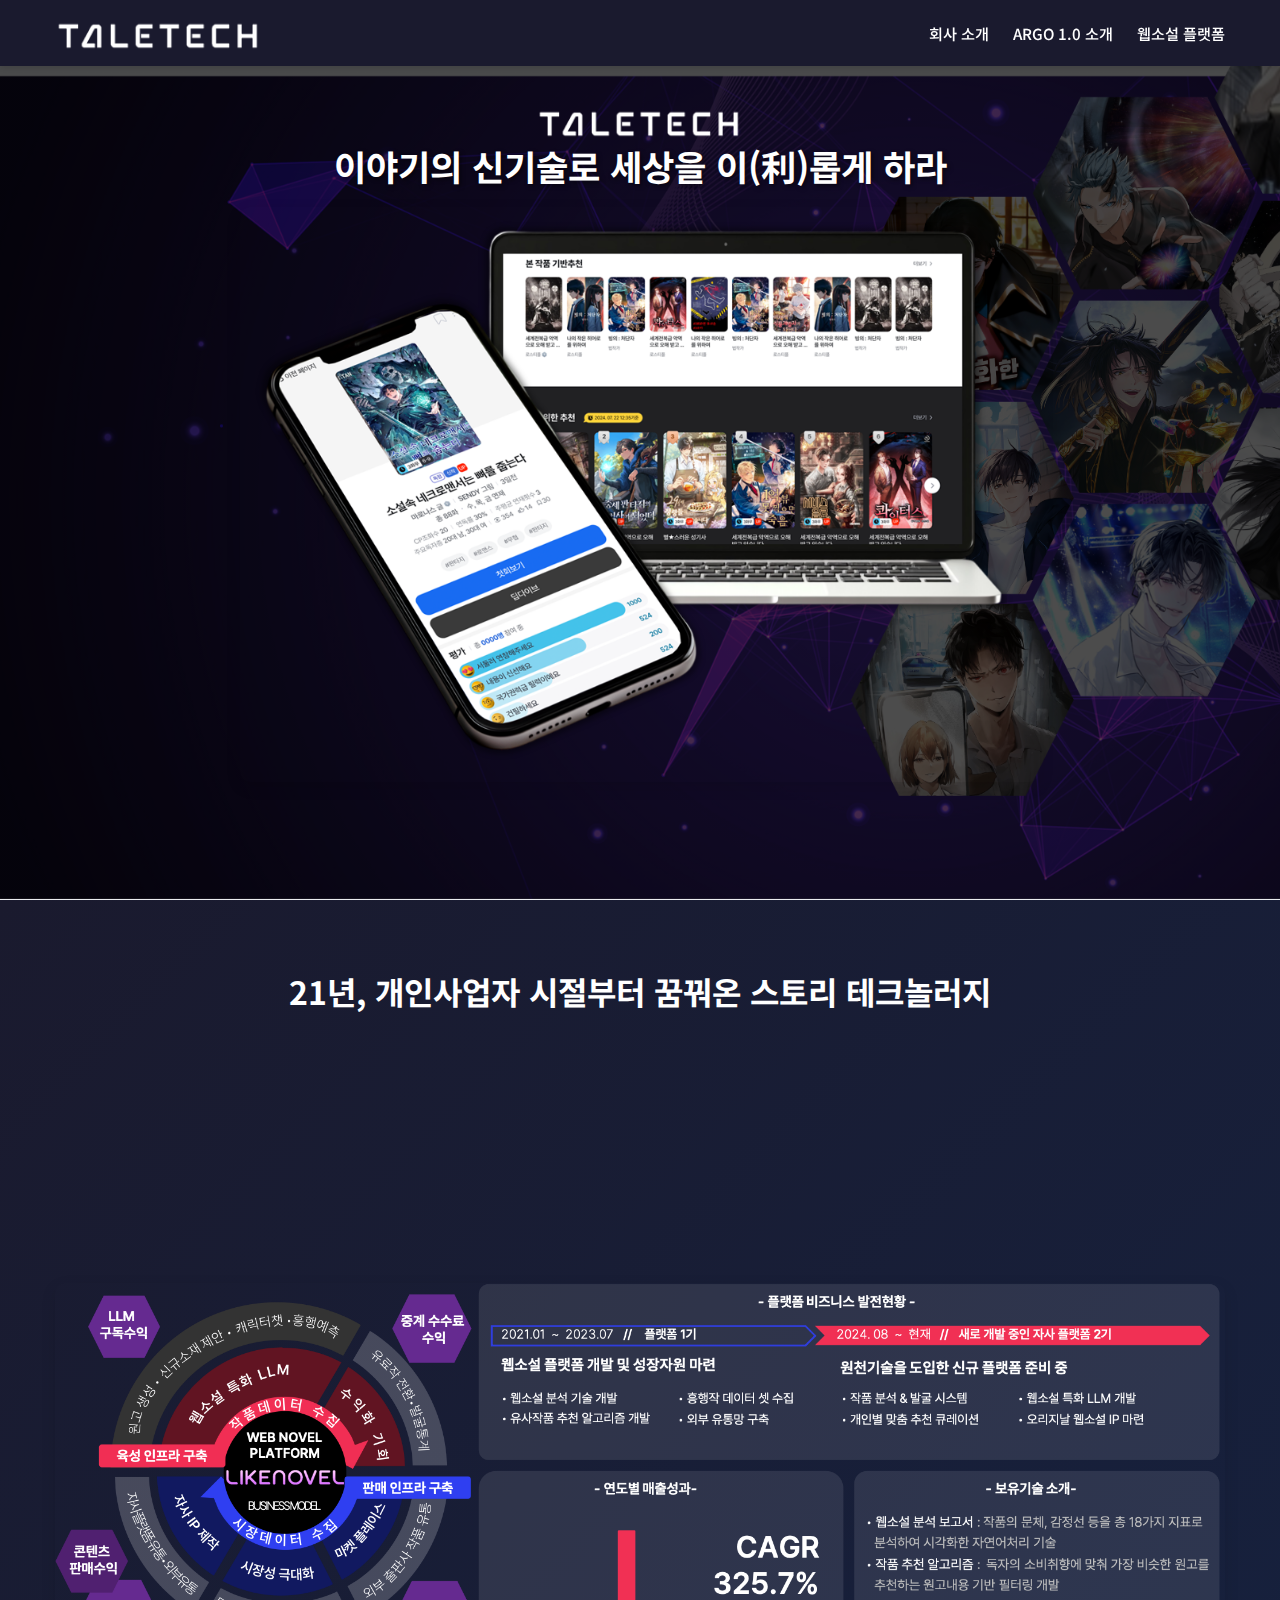
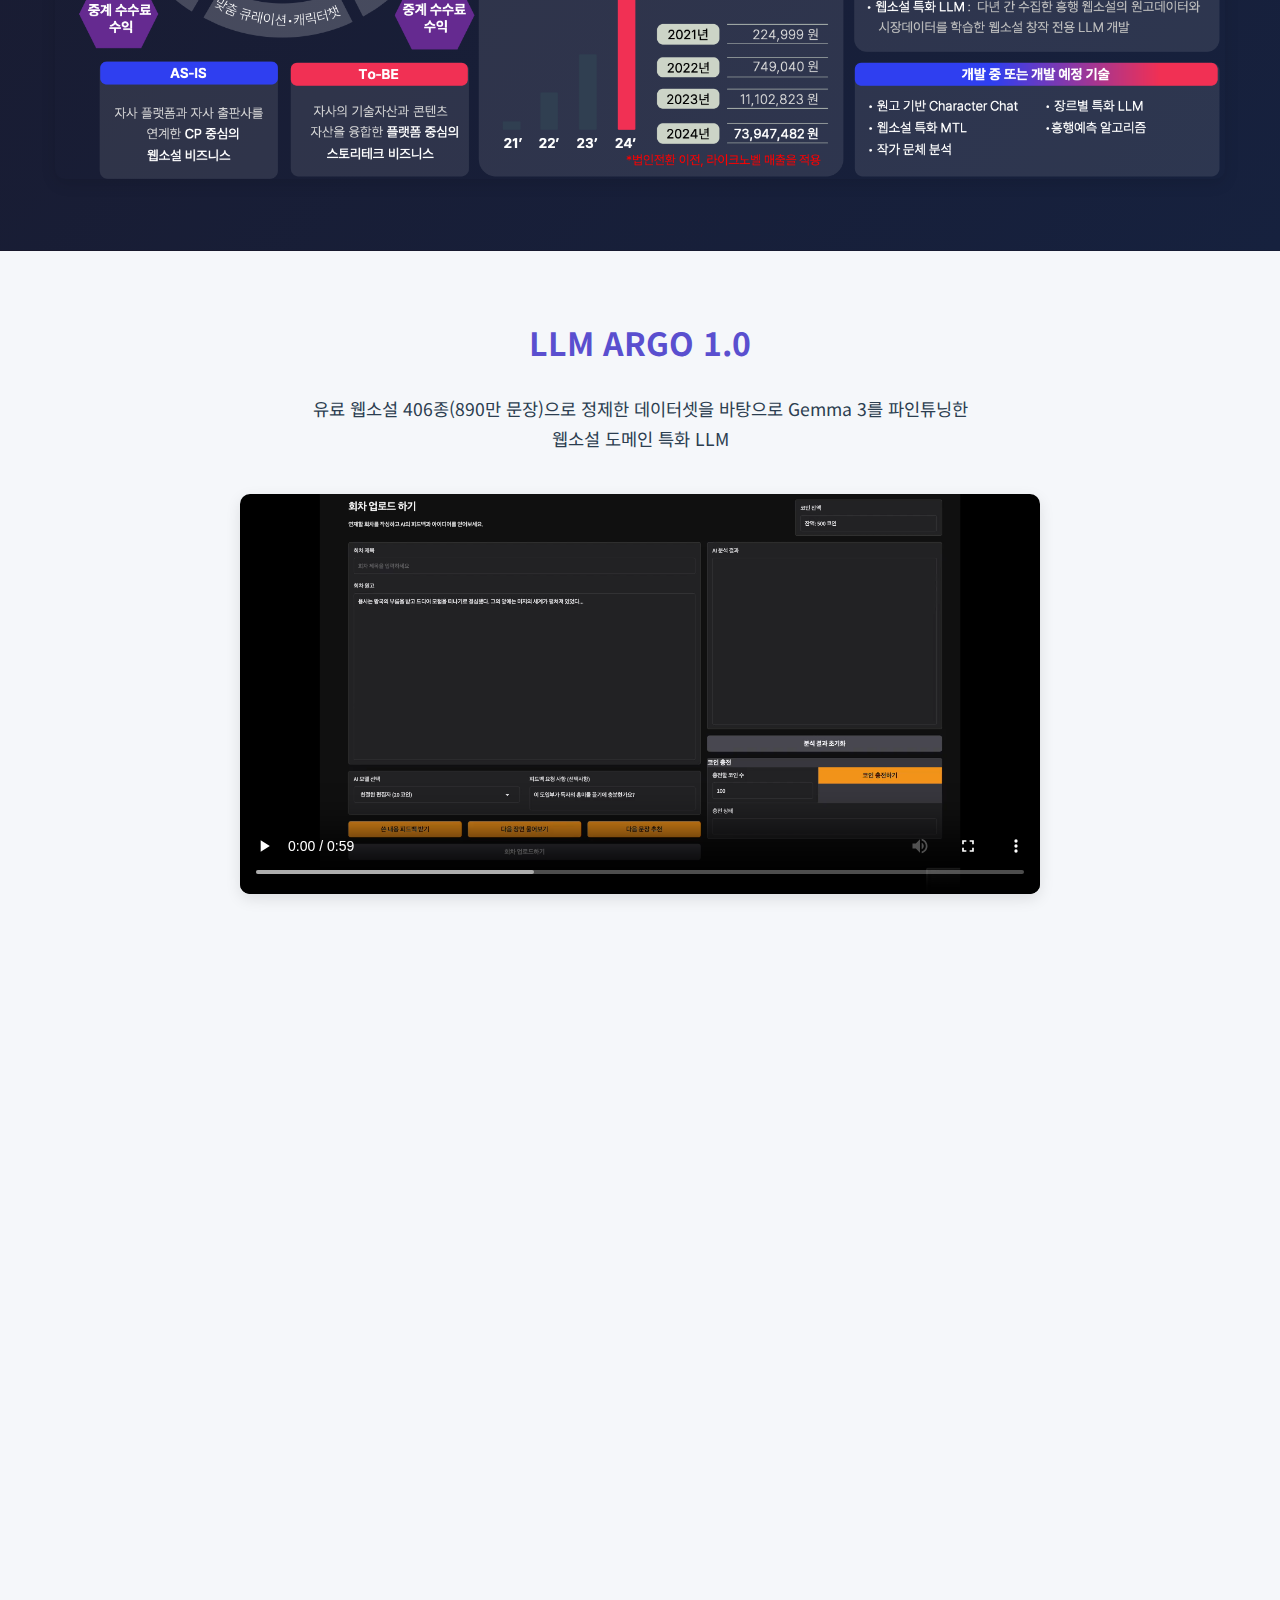
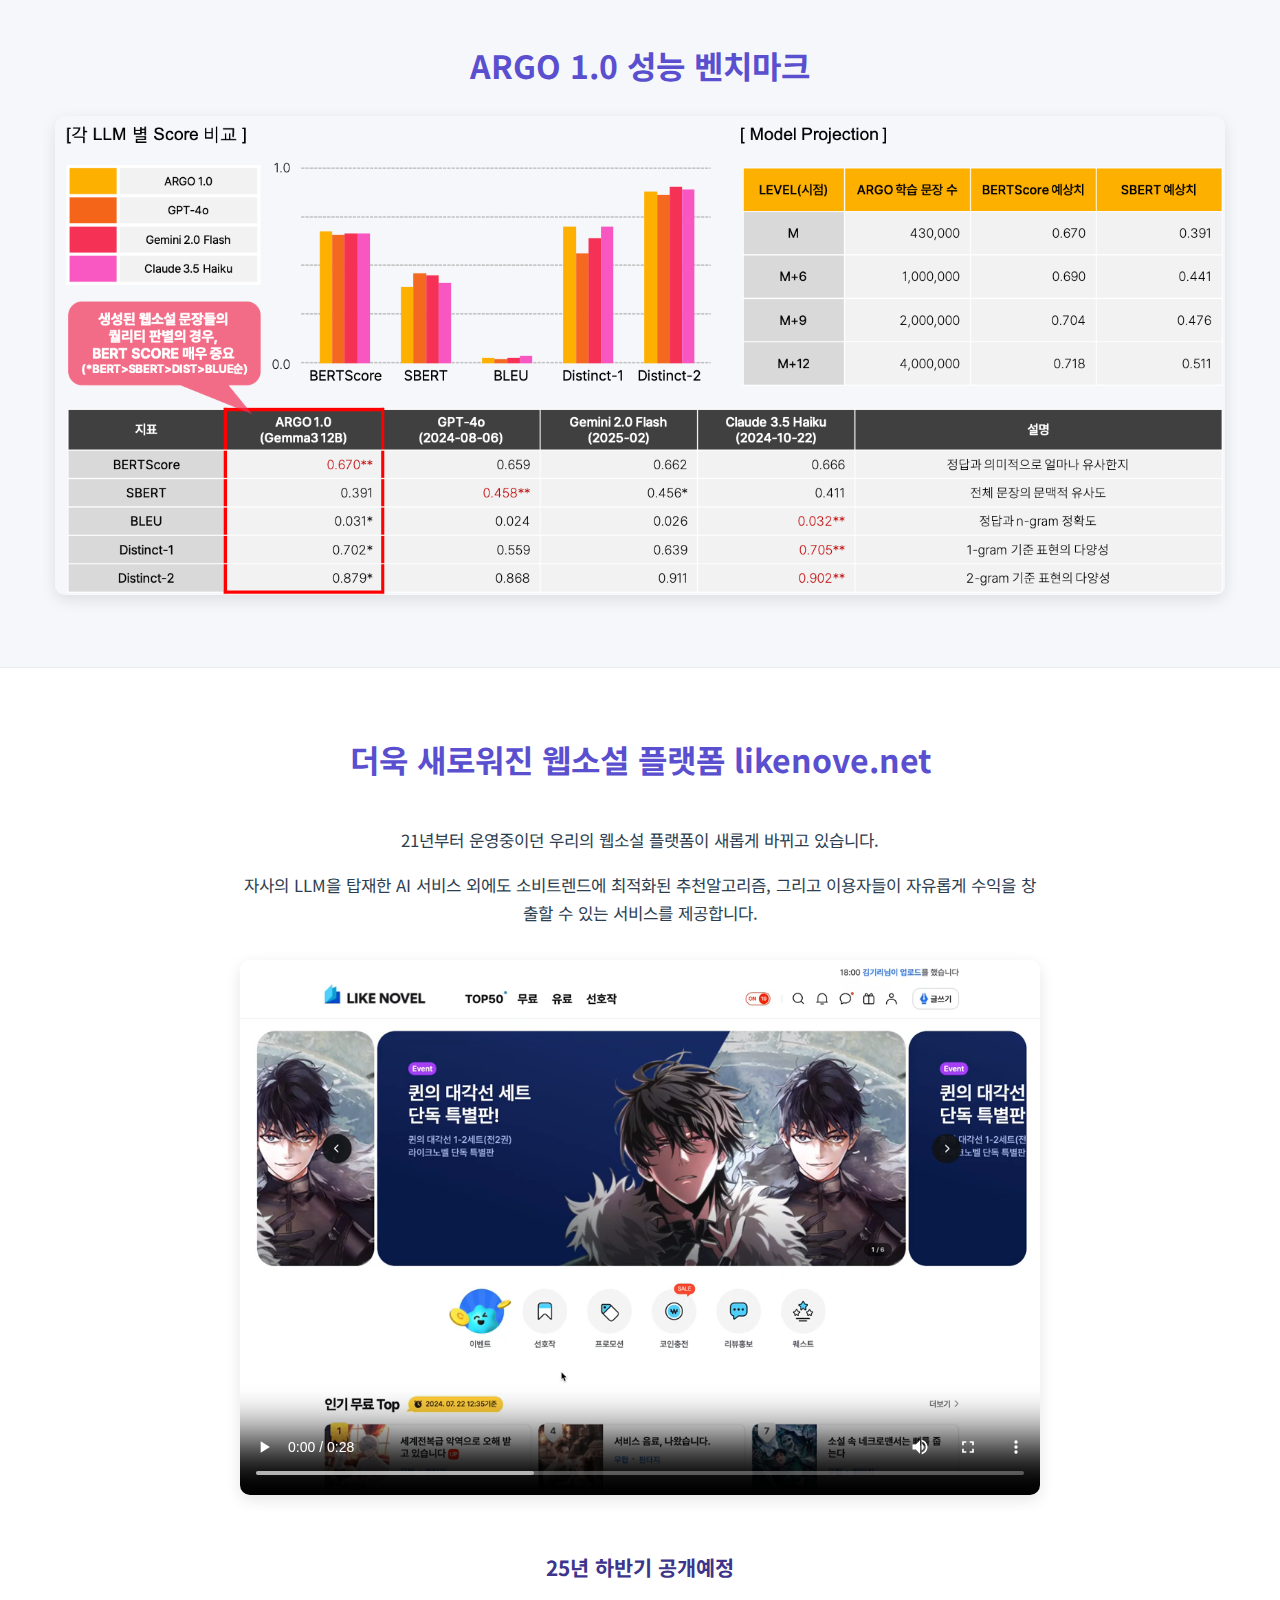
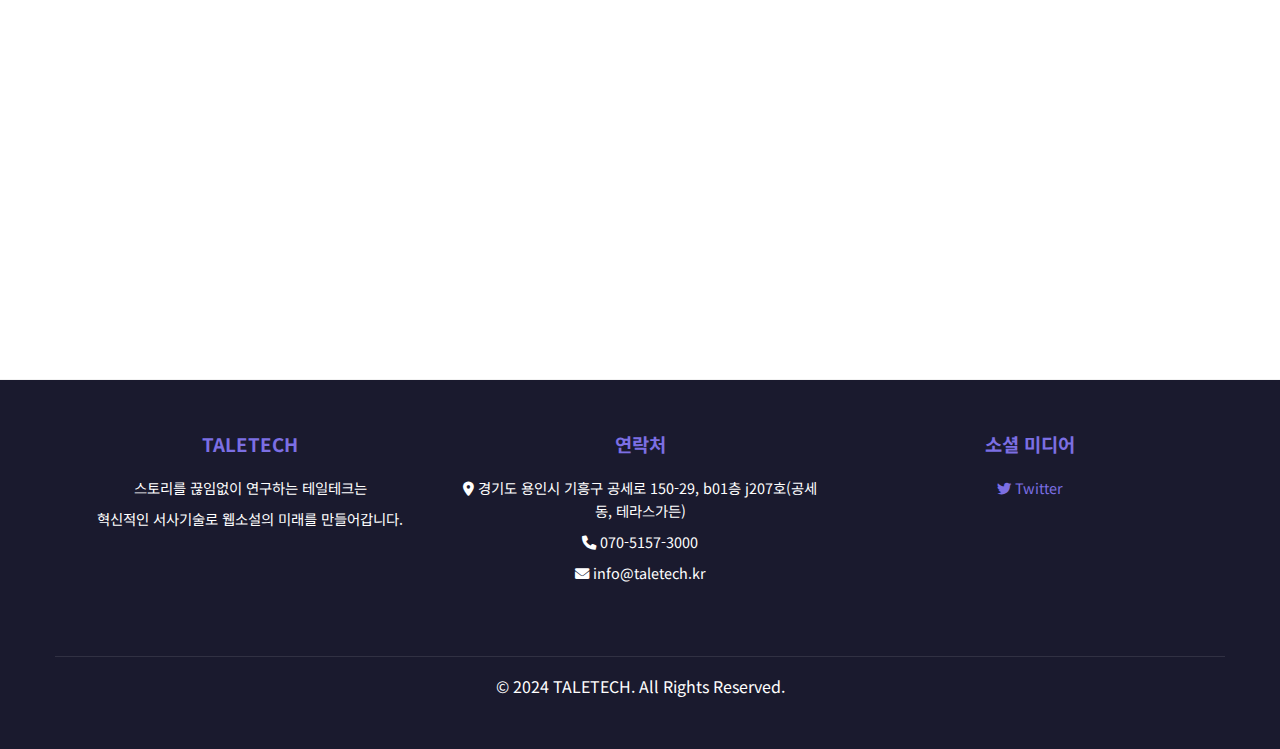
<file: index.html>
<!DOCTYPE html>
<html lang="ko">
<head>
    <meta charset="UTF-8">
    <meta name="viewport" content="width=device-width, initial-scale=1.0">
    <meta name="robots" content="noindex, nofollow">
    <meta name="googlebot" content="noindex, nofollow">
    <meta name="bingbot" content="noindex, nofollow">
    <meta name="robots" content="noarchive">
    <title>TALETECH - 웹소설 특화 LLM 연구 기업</title>
    <link rel="stylesheet" href="css/style.css">
    <link href="https://fonts.googleapis.com/css2?family=Noto+Sans+KR:wght@300;400;500;700&display=swap" rel="stylesheet">
    <link rel="stylesheet" href="https://cdnjs.cloudflare.com/ajax/libs/font-awesome/6.0.0-beta3/css/all.min.css">
</head>

<body>
    <!-- 헤더 섹션 -->
    <header>
        <div class="container header-container">
            <div class="logo">
                <a href="#"><img src="images/new/logo.png" alt="TALETECH 로고"></a>
            </div>
            <div class="menu-toggle">
                <i class="fas fa-bars"></i>
            </div>
            <nav>
                <ul>
                    <li><a href="#about">회사 소개</a></li>
                    <li><a href="#technology">ARGO 1.0 소개</a></li>
                    <li><a href="#platform">웹소설 플랫폼</a></li>
                </ul>
            </nav>
        </div>
    </header>

    <!-- 히어로 섹션 -->
    <section class="hero">
        <div class="container hero-content">
            <p></p>
            <div class="logo">
                <a href="#"><img src="images/new/logo.png" alt="TALETECH 로고"></a>
            </div>
            <h2>이야기의 신기술로 세상을 이(利)롭게 하라</h2>
            <div class="platform-image-container">
                <img src="images/new/platformimage.png" alt="웹소설 플랫폼 이미지" class="platform-image">
            </div>
        </div>
    </section>

    <!-- 회사 소개 섹션 -->
    <section id="about" class="about">
        <div class="container">
            <h2>21년, 개인사업자 시절부터 꿈꿔온 스토리 테크놀러지</h2>
            <div class="about-content">
                <div class="about-text scroll-animation">
                    <p>2021년, 라이크노벨이라는 개인사업자로 시작한 우리는 출판사와 웹소설 플랫폼을 동시에 운영해왔습니다.</p>
                    <p>웹소설의 서사적인 특징과 가치를 계량할 수 있는 작품분석 보고서를 개발하였으며,</p>
                    <p>이를 시작으로 웹소설 도메인에 특화된 도메인 LLM ARGO 1.0을 개발하는 데 성공하였습니다.</p>
                    <p>최근 테일테크라는 신규법인을 설립하여 본격적으로 LLM과 플랫폼을 융합한 스토리 테크기업으로 변화하고자 합니다.</p>
                </div>
               
            </div>
            <div class="business-model-section">
                <img src="images/new/Bussinessmodel.png" alt="비즈니스 모델" class="business-model-image">
            </div>
        </div>
    </section>

    <!-- 기술 소개 섹션 -->
    <section id="technology" class="technology">
        <div class="container">
            <h2>LLM ARGO 1.0</h2>
            <p class="section-description">유료 웹소설 406종(890만 문장)으로 정제한 데이터셋을 바탕으로 Gemma 3를 파인튜닝한 <br>웹소설 도메인 특화 LLM</p>
            <div class="platform-video-container">
                <video controls class="platform-video">
                    <source src="images/new/llm_view.mp4" type="video/mp4">
                    브라우저가 비디오를 지원하지 않습니다.
                </video>
            </div>
            
            <div class="tech-cards">
                <!-- 첫 번째 카드: 벤치마크 (전체 너비) -->
                <div class="tech-card scroll-animation">
                    <img src="images/new/argo.png" alt="웹소설 특화 LLM">
                    <h3>- Benchmark -</h3>
                    <p>Gemma 3 12B 모델을 베이스로, 406종의 인기 웹소설 작품 LoRA Fine-tuning 성공</p>
                    <p>① 지문만 생성/대사만 생성/대사+지문조합 생성</p>
                    <p>② 초기 프로토타입으로, 추후 플랫폼&출판된 웹소설 데이터 Pretrained 학습으로 점진 개선</p>
                    <p>③ 범용모델 대비 웹소설 문장 생성 벤치마크 우수</p>
                </div>
                
                <!-- 두 번째 카드: 활용 1 (한 열) -->
                <div class="tech-card scroll-animation">
                    <h3>활용 1 다음 문장 생성 및 아이디어 제안</h3>
                    <p>작가의 창작 과정에 AI가 개입하여 스토리 집필의 생산성을 혁신적으로 증대</p>
                    <p>① 스토리 개선 및 수정</p>
                    <p>② 창의적인 영감 제공</p>
                    <p>③ 작업 효율성 향상</p>
                </div>
                
                <!-- 세 번째 카드: 활용 2 (한 열) -->
                <div class="tech-card scroll-animation">
                    <h3>활용 2 캐릭터챗</h3>
                    <p>웹소설을 학습한 LLM과의 대화는 독자가 기존에 경험할 수 없던 몰입경험을 제공</p>
                    <p>① 독자에게 개인화된 스토리 경험을 제공</p>
                    <p>② 본 작외의 스핀오프 콘텐츠를 제공하여 소비 증대</p>
                    <p>③ 소비 트렌드 관련 독자 선호 패턴 정보 수집</p>
                </div>
            </div>
            
            <div class="benchmark-section">
                <h2>ARGO 1.0 성능 벤치마크</h2>
                <img src="images/new/bench.png" alt="LLM 성능 벤치마크" class="benchmark-image">
            </div>
        </div>
    </section>

    <!-- 플랫폼 소개 섹션 -->
    <section id="platform" class="platform">
        <div class="container">
            <h2>더욱 새로워진 웹소설 플랫폼 likenove.net</h2>
            <div class="platform-description">
                <p>21년부터 운영중이던 우리의 웹소설 플랫폼이 새롭게 바뀌고 있습니다.</p>
                <p>자사의 LLM을 탑재한 AI 서비스 외에도 소비트렌드에 최적화된 추천알고리즘, 그리고 이용자들이 자유롭게 수익을 창출할 수 있는 서비스를 제공합니다.</p>
            </div>
            
            <div class="platform-video-container">
                <video controls class="platform-video">
                    <source src="images/new/please.mp4" type="video/mp4">
                    브라우저가 비디오를 지원하지 않습니다.
                </video>
            </div>
            <div class="platform-content">
                <h3 class="platform-release">25년 하반기 공개예정</h3>
    
                <div class="platform-features">
                    <div class="feature scroll-animation">
                        <i class="fas fa-pen-fancy"></i>
                        <h3>웹소설 특화 LLM</h3>
                        <p>웹소설 생태계에 특화된 LLM 모델 ARGO 1.0 개발완료, 강력한 컨텐츠 인프라를 구축하여 플랫폼 경쟁력 차별화</p>
                    </div>
                    <div class="feature scroll-animation">
                        <i class="fas fa-book-reader"></i>
                        <h3>독자 맞춤 추천</h3>
                        <p>독자의 취향을 분석하여 개인화된 웹소설 추천 서비스를 제공합니다.</p>
                    </div>
                    <div class="feature scroll-animation">
                        <i class="fas fa-comments"></i>
                        <h3>자유로운 수익창출</h3>
                        <p>자사 플랫폼에 가입한 이용자라면 누구나 자신의 작품을 연재하며 수익을 자유롭게 창출 할 수 있습니다.</p>
                    </div>
                </div>
            </div>
        </div>
    </section>

    <!-- 푸터 섹션 -->
    <footer>
        <div class="container">
            <div class="footer-content">
                <div class="footer-section">
                    <h3>TALETECH</h3>
                    <p>스토리를 끊임없이 연구하는 테일테크는</p>
                    <p>혁신적인 서사기술로 웹소설의 미래를 만들어갑니다.</p>
                </div>
                <div class="footer-section">
                    <h3>연락처</h3>
                    <p><i class="fas fa-map-marker-alt"></i> 경기도 용인시 기흥구 공세로 150-29, b01층 j207호(공세동, 테라스가든)</p>
                    <p><i class="fas fa-phone"></i> 070-5157-3000</p>
                    <p><i class="fas fa-envelope"></i> info@taletech.kr</p>
                </div>
                <div class="footer-section">
                    <h3>소셜 미디어</h3>
                    <p><a href="https://x.com/welikenovel"><i class="fab fa-twitter"></i> Twitter</a></p>
                </div>
            </div>
            <div class="footer-bottom">
                <p>&copy; 2024 TALETECH. All Rights Reserved.</p>
            </div>
        </div>
    </footer>

    <script src="js/main.js"></script>
    <script>
    // 스크롤 애니메이션 효과
    document.addEventListener('DOMContentLoaded', function() {
        const scrollElements = document.querySelectorAll('.scroll-animation');
        
        const elementInView = (el, dividend = 1) => {
            const elementTop = el.getBoundingClientRect().top;
            return (
                elementTop <= (window.innerHeight || document.documentElement.clientHeight) / dividend
            );
        };
        
        const displayScrollElement = (element) => {
            element.classList.add('active');
        };
        
        const hideScrollElement = (element) => {
            element.classList.remove('active');
        };
        
        const handleScrollAnimation = () => {
            scrollElements.forEach((el) => {
                if (elementInView(el, 1.25)) {
                    displayScrollElement(el);
                } else {
                    hideScrollElement(el);
                }
            });
        };
        
        // 초기 로드 시 화면에 보이는 요소들 활성화
        handleScrollAnimation();
        
        // 스크롤 이벤트에 애니메이션 함수 연결
        window.addEventListener('scroll', () => {
            handleScrollAnimation();
        });
        
        // 모바일 메뉴 토글
        const menuToggle = document.querySelector('.menu-toggle');
        const nav = document.querySelector('nav ul');
        
        if (menuToggle) {
            menuToggle.addEventListener('click', () => {
                nav.classList.toggle('show');
            });
        }
    });
    </script>
</body>
</html>
</file>
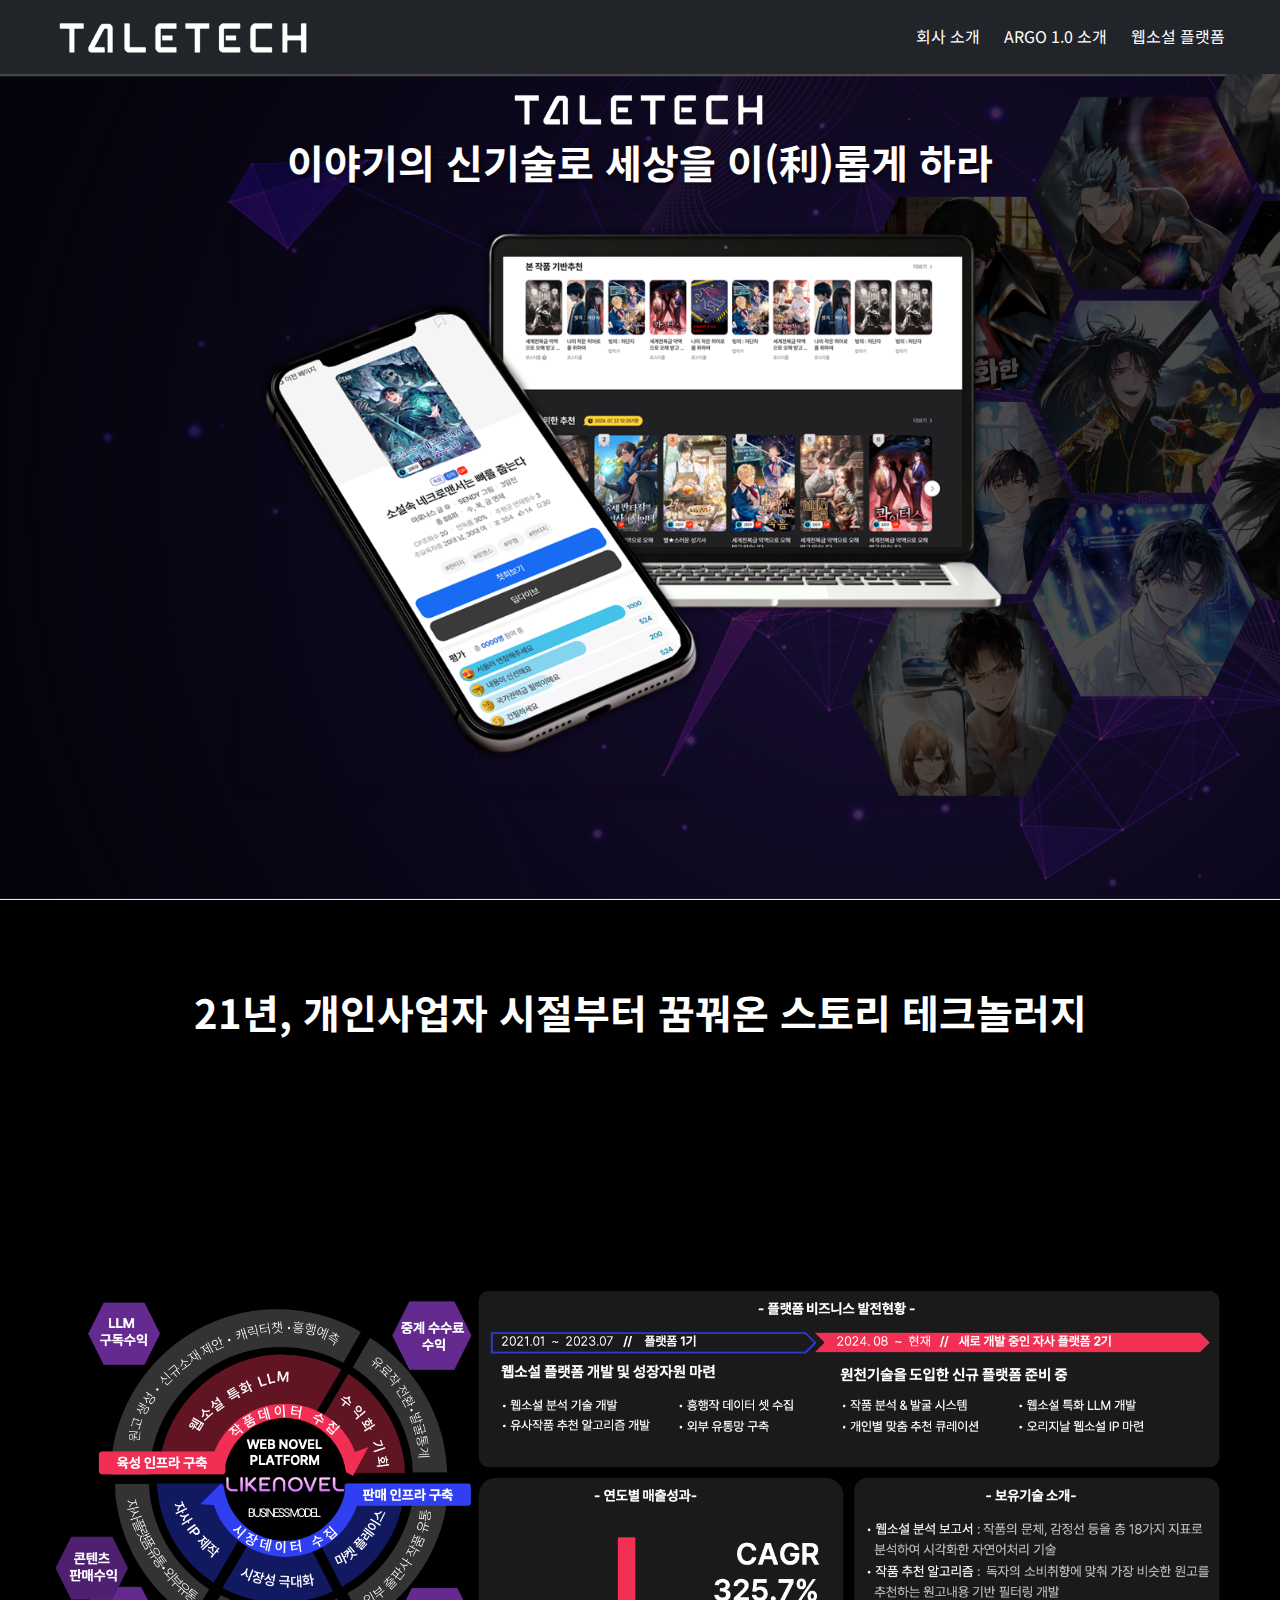
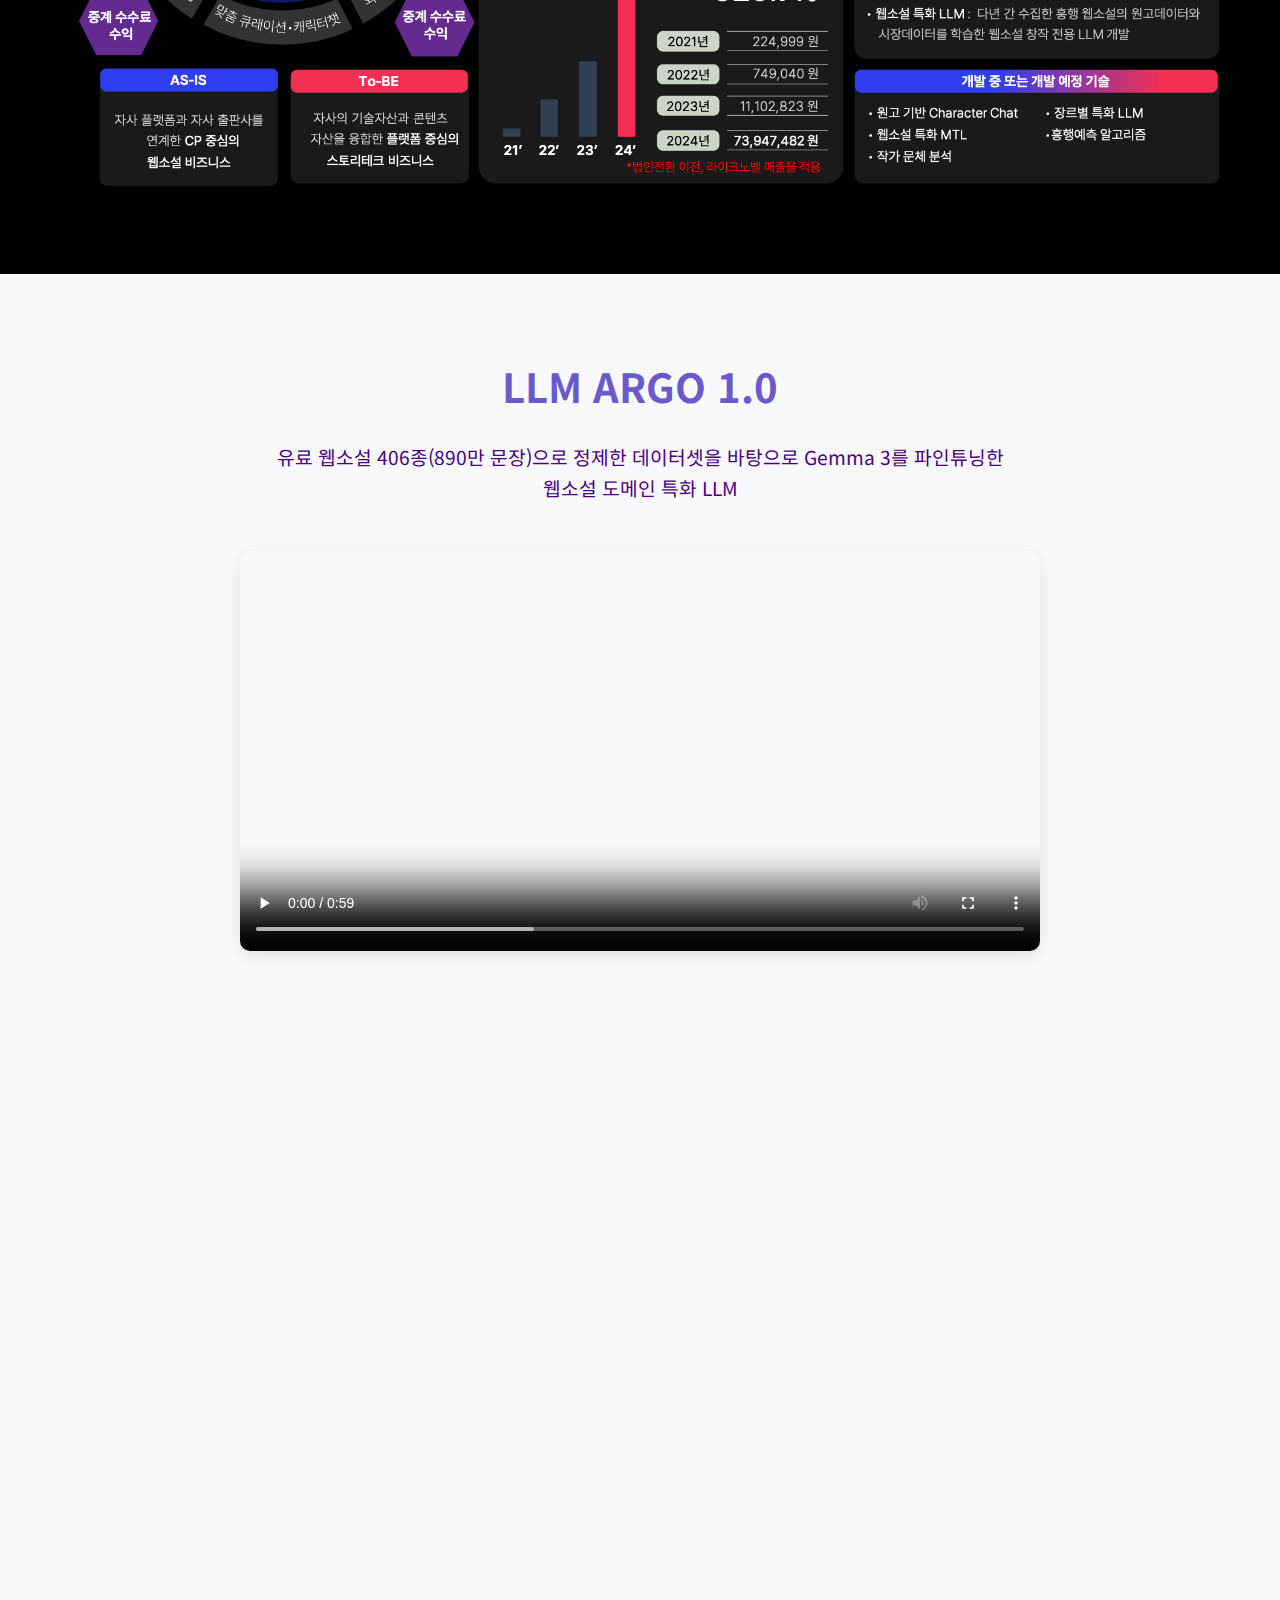
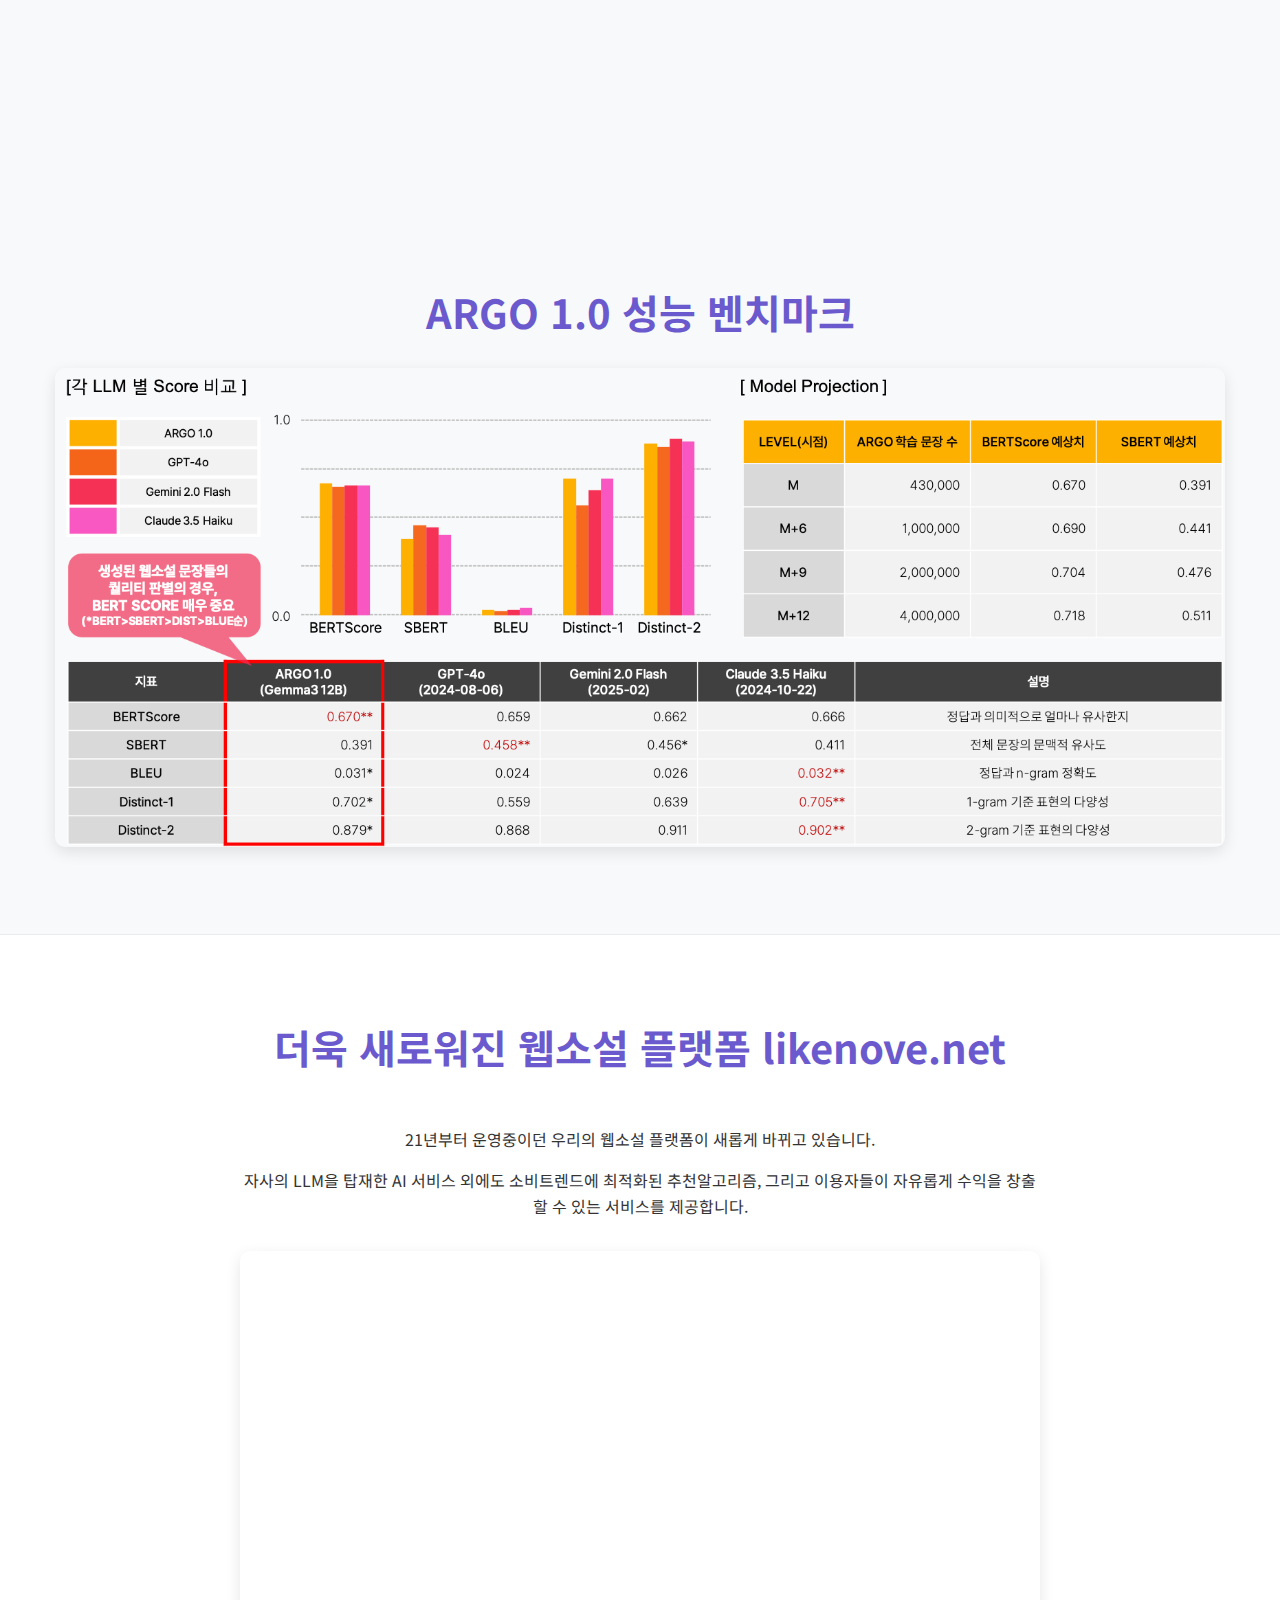
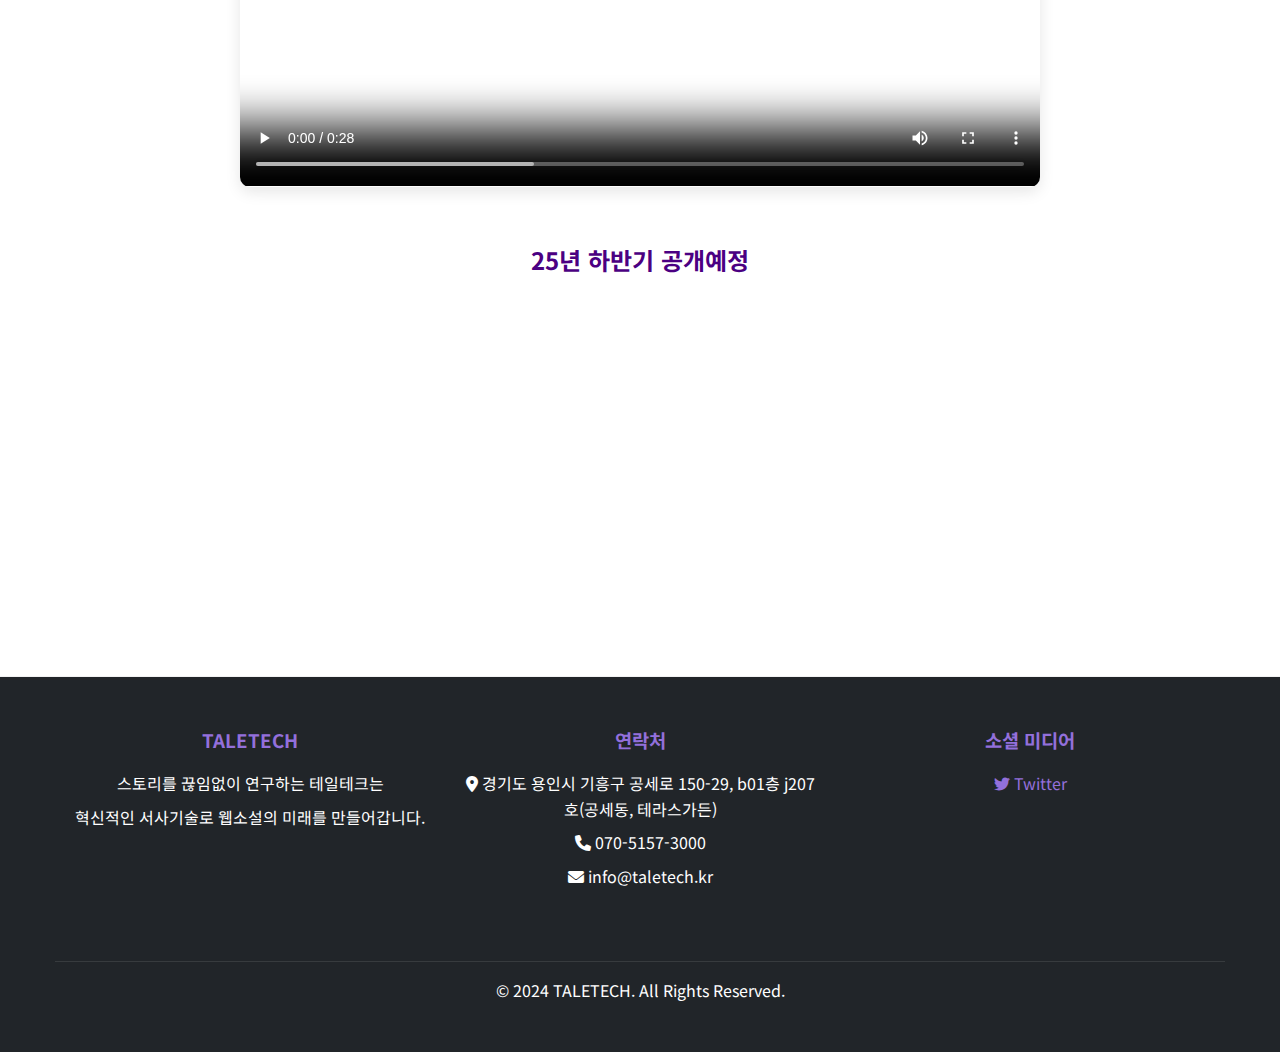
<file: taletech_website_updated/index.html>
<!DOCTYPE html>
<html lang="ko">
<head>
    <meta charset="UTF-8">
    <meta name="viewport" content="width=device-width, initial-scale=1.0">
    <title>TALETECH - 웹소설 특화 LLM 연구 기업</title>
    <link rel="stylesheet" href="css/style.css">
    <link href="https://fonts.googleapis.com/css2?family=Noto+Sans+KR:wght@300;400;500;700&display=swap" rel="stylesheet">
    <link rel="stylesheet" href="https://cdnjs.cloudflare.com/ajax/libs/font-awesome/6.0.0-beta3/css/all.min.css">
</head>
<body>
    <!-- 헤더 섹션 -->
    <header>
        <div class="container header-container">
            <div class="logo">
                <a href="#"><img src="images/new/logo.png" alt="TALETECH 로고"></a>
            </div>
            <div class="menu-toggle">
                <i class="fas fa-bars"></i>
            </div>
            <nav>
                <ul>
                    <li><a href="#about">회사 소개</a></li>
                    <li><a href="#technology">ARGO 1.0 소개</a></li>
                    <li><a href="#platform">웹소설 플랫폼</a></li>
                </ul>
            </nav>
        </div>
    </header>

    <!-- 히어로 섹션 -->
    <section class="hero">
        <div class="container hero-content">
            <p></p>
            <div class="logo">
                <a href="#"><img src="images/new/logo.png" alt="TALETECH 로고"></a>
            </div>
            <h2>이야기의 신기술로 세상을 이(利)롭게 하라</h2>
            <div class="platform-image-container">
                <img src="images/new/platformimage.png" alt="웹소설 플랫폼 이미지" class="platform-image">
            </div>
        </div>
    </section>

    <!-- 회사 소개 섹션 -->
    <section id="about" class="about">
        <div class="container">
            <h2>21년, 개인사업자 시절부터 꿈꿔온 스토리 테크놀러지</h2>
            <div class="about-content">
                <div class="about-text scroll-animation">
                    <p>2021년, 라이크노벨이라는 개인사업자로 시작한 우리는 출판사와 웹소설 플랫폼을 동시에 운영해왔습니다.</p>
                    <p>웹소설의 서사적인 특징과 가치를 계량할 수 있는 작품분석 보고서를 개발하였으며,</p>
                    <p>이를 시작으로 웹소설 도메인에 특화된 도메인 LLM ARGO 1.0을 개발하는 데 성공하였습니다.</p>
                    <p>최근 테일테크라는 신규법인을 설립하여 본격적으로 LLM과 플랫폼을 융합한 스토리 테크기업으로 변화하고자 합니다.</p>
                </div>
               
            </div>
            <div class="business-model-section">
                <img src="images/new/Bussinessmodel.png" alt="비즈니스 모델" class="business-model-image">
            </div>
        </div>
    </section>

    <!-- 기술 소개 섹션 -->
    <section id="technology" class="technology">
        <div class="container">
            <h2>LLM ARGO 1.0</h2>
            <p class="section-description">유료 웹소설 406종(890만 문장)으로 정제한 데이터셋을 바탕으로 Gemma 3를 파인튜닝한 <br>웹소설 도메인 특화 LLM</p>
            <div class="platform-video-container">
                <video controls class="platform-video">
                    <source src="images/new/llm_view.mp4" type="video/mp4">
                    브라우저가 비디오를 지원하지 않습니다.
                </video>
            </div>
            
            <div class="tech-cards">
                <!-- 첫 번째 카드: 벤치마크 (전체 너비) -->
                <div class="tech-card scroll-animation">
                    <img src="images/new/argo.png" alt="웹소설 특화 LLM">
                    <h3>- Benchmark -</h3>
                    <p>Gemma 3 12B 모델을 베이스로, 406종의 인기 웹소설 작품 LoRA Fine-tuning 성공</p>
                    <p>① 지문만 생성/대사만 생성/대사+지문조합 생성</p>
                    <p>② 초기 프로토타입으로, 추후 플랫폼&출판된 웹소설 데이터 Pretrained 학습으로 점진 개선</p>
                    <p>③ 범용모델 대비 웹소설 문장 생성 벤치마크 우수</p>
                </div>
                
                <!-- 두 번째 카드: 활용 1 (한 열) -->
                <div class="tech-card scroll-animation">
                    <h3>활용 1 다음 문장 생성 및 아이디어 제안</h3>
                    <p>작가의 창작 과정에 AI가 개입하여 스토리 집필의 생산성을 혁신적으로 증대</p>
                    <p>① 스토리 개선 및 수정</p>
                    <p>② 창의적인 영감 제공</p>
                    <p>③ 작업 효율성 향상</p>
                </div>
                
                <!-- 세 번째 카드: 활용 2 (한 열) -->
                <div class="tech-card scroll-animation">
                    <h3>활용 2 캐릭터챗</h3>
                    <p>웹소설을 학습한 LLM과의 대화는 독자가 기존에 경험할 수 없던 몰입경험을 제공</p>
                    <p>① 독자에게 개인화된 스토리 경험을 제공</p>
                    <p>② 본 작외의 스핀오프 콘텐츠를 제공하여 소비 증대</p>
                    <p>③ 소비 트렌드 관련 독자 선호 패턴 정보 수집</p>
                </div>
            </div>
            
            <div class="benchmark-section">
                <h2>ARGO 1.0 성능 벤치마크</h2>
                <img src="images/new/bench.png" alt="LLM 성능 벤치마크" class="benchmark-image">
            </div>
        </div>
    </section>

    <!-- 플랫폼 소개 섹션 -->
    <section id="platform" class="platform">
        <div class="container">
            <h2>더욱 새로워진 웹소설 플랫폼 likenove.net</h2>
            <div class="platform-description">
                <p>21년부터 운영중이던 우리의 웹소설 플랫폼이 새롭게 바뀌고 있습니다.</p>
                <p>자사의 LLM을 탑재한 AI 서비스 외에도 소비트렌드에 최적화된 추천알고리즘, 그리고 이용자들이 자유롭게 수익을 창출할 수 있는 서비스를 제공합니다.</p>
            </div>
            
            <div class="platform-video-container">
                <video controls class="platform-video">
                    <source src="images/new/please.mp4" type="video/mp4">
                    브라우저가 비디오를 지원하지 않습니다.
                </video>
            </div>
            <div class="platform-content">
                <h3 class="platform-release">25년 하반기 공개예정</h3>
    
                <div class="platform-features">
                    <div class="feature scroll-animation">
                        <i class="fas fa-pen-fancy"></i>
                        <h3>웹소설 특화 LLM</h3>
                        <p>웹소설 생태계에 특화된 LLM 모델 ARGO 1.0 개발완료, 강력한 컨텐츠 인프라를 구축하여 플랫폼 경쟁력 차별화</p>
                    </div>
                    <div class="feature scroll-animation">
                        <i class="fas fa-book-reader"></i>
                        <h3>독자 맞춤 추천</h3>
                        <p>독자의 취향을 분석하여 개인화된 웹소설 추천 서비스를 제공합니다.</p>
                    </div>
                    <div class="feature scroll-animation">
                        <i class="fas fa-comments"></i>
                        <h3>자유로운 수익창출</h3>
                        <p>자사 플랫폼에 가입한 이용자라면 누구나 자신의 작품을 연재하며 수익을 자유롭게 창출 할 수 있습니다.</p>
                    </div>
                </div>
            </div>
        </div>
    </section>

    <!-- 푸터 섹션 -->
    <footer>
        <div class="container">
            <div class="footer-content">
                <div class="footer-section">
                    <h3>TALETECH</h3>
                    <p>스토리를 끊임없이 연구하는 테일테크는</p>
                    <p>혁신적인 서사기술로 웹소설의 미래를 만들어갑니다.</p>
                </div>
                <div class="footer-section">
                    <h3>연락처</h3>
                    <p><i class="fas fa-map-marker-alt"></i> 경기도 용인시 기흥구 공세로 150-29, b01층 j207호(공세동, 테라스가든)</p>
                    <p><i class="fas fa-phone"></i> 070-5157-3000</p>
                    <p><i class="fas fa-envelope"></i> info@taletech.kr</p>
                </div>
                <div class="footer-section">
                    <h3>소셜 미디어</h3>
                    <p><a href="https://x.com/welikenovel"><i class="fab fa-twitter"></i> Twitter</a></p>
                </div>
            </div>
            <div class="footer-bottom">
                <p>&copy; 2024 TALETECH. All Rights Reserved.</p>
            </div>
        </div>
    </footer>

    <script src="js/main.js"></script>
    <script>
    // 스크롤 애니메이션 효과
    document.addEventListener('DOMContentLoaded', function() {
        const scrollElements = document.querySelectorAll('.scroll-animation');
        
        const elementInView = (el, dividend = 1) => {
            const elementTop = el.getBoundingClientRect().top;
            return (
                elementTop <= (window.innerHeight || document.documentElement.clientHeight) / dividend
            );
        };
        
        const displayScrollElement = (element) => {
            element.classList.add('active');
        };
        
        const hideScrollElement = (element) => {
            element.classList.remove('active');
        };
        
        const handleScrollAnimation = () => {
            scrollElements.forEach((el) => {
                if (elementInView(el, 1.25)) {
                    displayScrollElement(el);
                } else {
                    hideScrollElement(el);
                }
            });
        };
        
        // 초기 로드 시 화면에 보이는 요소들 활성화
        handleScrollAnimation();
        
        // 스크롤 이벤트에 애니메이션 함수 연결
        window.addEventListener('scroll', () => {
            handleScrollAnimation();
        });
        
        // 모바일 메뉴 토글
        const menuToggle = document.querySelector('.menu-toggle');
        const nav = document.querySelector('nav ul');
        
        if (menuToggle) {
            menuToggle.addEventListener('click', () => {
                nav.classList.toggle('show');
            });
        }
    });
    </script>
</body>
</html>
</file>
<file: css/style.css>
/* 기본 스타일 */
:root {
  --primary-color: #5a4fcf;
  --secondary-color: #7c6fe3;
  --accent-color: #3d348b;
  --text-color: #2c3e50;
  --light-color: #f7f9fc;
  --light-gray: #e9ecef;
  --medium-gray: #f5f7fa;
  --dark-color: #1a1a2e;
  --success-color: #28a745;
  --info-color: #17a2b8;
  --warning-color: #ffc107;
  --danger-color: #dc3545;
  
}

* {
  margin: 0;
  padding: 0;
  box-sizing: border-box;
}

body {
  font-family: 'Noto Sans KR', sans-serif;
  line-height: 1.7;
  color: var(--text-color);
  background-color: var(--light-color);
  overflow-x: hidden; /* 가로 스크롤 방지 */
  font-size: 16px;
}

a {
  text-decoration: none;
  color: var(--primary-color);
}

a:hover {
  color: var(--accent-color);
}

.container {
  width: 100%;
  max-width: 1200px;
  margin: 0 auto;
  padding: 0 15px;
}

/* 헤더 스타일 */
header {
  background-color: var(--dark-color);
  color: white;
  padding: 0.8rem 0;
  position: fixed;
  width: 100%;
  top: 0;
  z-index: 1000;
  box-shadow: 0 2px 5px rgba(0, 0, 0, 0.1);
}

.header-container {
  display: flex;
  justify-content: space-between;
  align-items: center;
}

.logo {
  font-size: 1.5rem;
  font-weight: bold;
}

.logo a {
  color: white;
}

.logo img {
  height: 32px;
  vertical-align: middle;
  transition: all 0.3s ease;
}

nav ul {
  display: flex;
  list-style: none;
}

nav ul li {
  margin-left: 1.5rem;
}

nav ul li a {
  color: white;
  transition: color 0.3s;
  font-size: 0.95rem;
  font-weight: 500;
}

nav ul li a:hover {
  color: var(--secondary-color);
}

/* 히어로 섹션 */
.hero {
  background: linear-gradient(rgba(0, 0, 0, 0.5), rgba(0, 0, 0, 0.5)), url('../images/new/back.png');
  background-size: cover;
  background-position: center center; /* 배경 이미지 위치 수정 */
  background-repeat: no-repeat;
  height: 100vh;
  display: flex;
  align-items: center;
  text-align: center;
  color: white;
  padding-top: 55px;
  position: relative;
  overflow: hidden;
}

.hero::before {
  content: '';
  position: absolute;
  top: 0;
  left: 0;
  right: 0;
  bottom: 0;
  background-color: rgba(0, 0, 0, 0.4);
  z-index: 1;
}

.hero-content {
  max-width: 1000px;
  margin: 0 auto;
  position: relative;
  z-index: 2;
}

.hero h1 {
  font-size: 3rem;
  margin-bottom: 1rem;
  text-shadow: 2px 2px 4px rgba(0, 0, 0, 0.5);
}

.hero h2 {
  font-size: 2.2rem;
  margin-bottom: 1rem;
  text-shadow: 2px 2px 4px rgba(0, 0, 0, 0.5);
  color: white;
  font-weight: 700;
  line-height: 1.4;
}

.hero p {
  font-size: 1.2rem;
  margin-bottom: 2rem;
  text-shadow: 1px 1px 2px rgba(0, 0, 0, 0.5);
}

.btn {
  display: inline-block;
  padding: 0.8rem 1.5rem;
  border-radius: 5px;
  text-transform: uppercase;
  font-weight: bold;
  cursor: pointer;
  transition: all 0.3s;
}

.btn-primary {
  background-color: var(--primary-color);
  color: white;
}

.btn-primary:hover {
  background-color: var(--accent-color);
  color: white;
}

/* 섹션 공통 스타일 */
section {
  padding: 4rem 0;
}

section h2 {
  text-align: center;
  margin-bottom: 2.5rem;
  font-size: 2.2rem;
  color: var(--primary-color);
  font-weight: 700;
}

.section-description {
  text-align: center;
  max-width: 800px;
  margin: 0 auto 2.5rem;
  font-size: 1.1rem;
  color: var(--text-color);
  line-height: 1.7;
}

/* 회사 소개 섹션 */
.about {
  background: linear-gradient(135deg, #1a1a2e 0%, #16213e 100%);
  color: white; /* 텍스트 색상 추가 */
  padding: 4rem 0;
}

.about h2 {
  color: white; /* 제목 색상 변경 */
  margin-bottom: 2rem;
  font-size: 2rem;
}

.about-content {
  display: flex;
  flex-wrap: wrap;
  justify-content: space-between;
  align-items: center;
  margin-bottom: 2rem; /* 여백 추가 */
}

.about-text {
  color: white;
  flex: 1;
  min-width: 300px;
  padding: 0 1rem;
}

.about-text p {
  margin-bottom: 1rem; /* 문단 간격 추가 */
  font-size: 1.05rem;
  line-height: 1.8;
  color: rgba(255, 255, 255, 0.9);
}

.about-image {
  flex: 1;
  min-width: 300px;
  padding: 0 1rem;
}

.about-image img {
  width: 100%;
  border-radius: 10px;
  box-shadow: 0 5px 15px rgba(0, 0, 0, 0.1);
}

/* 비즈니스 모델 섹션 */
.business-model-section {
  margin-top: 3rem;
  text-align: center;
}

.business-model-image {
  max-width: 100%;
  height: auto;
  border-radius: 10px;
  box-shadow: 0 5px 15px rgba(0, 0, 0, 0.1);
}

/* 기술 소개 섹션 */
.technology {
  background-color: var(--medium-gray);
  padding: 4rem 0;
}

.technology h2 {
  margin-bottom: 1.5rem;
  font-size: 2rem;
}

/* 수정된 tech-cards 레이아웃 */
.tech-cards {
  display: flex;
  flex-wrap: wrap;
  gap: 2rem;
  margin-bottom: 3rem;
  max-width: 1200px;
  margin-left: auto;
  margin-right: auto;
}

/* 첫 번째 카드(벤치마크)는 전체 너비 차지 */
.tech-card:first-child {
  flex: 0 0 100%;
  max-width: 100%;
  background: linear-gradient(135deg, #ffffff 0%, #f8f9fc 100%);
  border: 1px solid #e9ecef;
}

/* 활용1 카드 - 왼쪽 50% 너비 */
.tech-card:nth-child(2) {
  flex: 0 0 calc(50% - 1rem);
  max-width: calc(50% - 1rem);
}

/* 활용2 카드 - 오른쪽 50% 너비 */
.tech-card:nth-child(3) {
  flex: 0 0 calc(50% - 1rem);
  max-width: calc(50% - 1rem);
}

.tech-card {
  background-color: white;
  border-radius: 12px;
  box-shadow: 0 2px 10px rgba(0, 0, 0, 0.08);
  padding: 2rem;
  transition: all 0.3s ease;
  border: 1px solid rgba(0, 0, 0, 0.05);
}

/* .tech-card:hover {
  transform: translateY(-10px);
} */

.tech-card h3 {
  color: var(--primary-color);
  margin-bottom: 1rem;
  font-size: 1.3rem;
  text-align: center;
  font-weight: 600;
}

.tech-card p {
  margin-bottom: 0.5rem;
  color: var(--text-color);
  font-size: 0.95rem;
  line-height: 1.6;
}

/* 첫 번째 카드의 텍스트는 왼쪽 정렬 */
.tech-card:first-child p {
  text-align: left;
  padding: 0 1rem;
}

.tech-card img {
  width: 100%;
  height: 120px;
  object-fit: contain; /* 이미지 비율 유지 */
  border-radius: 5px;
  margin-bottom: 1rem;
}

/* 첫 번째 카드의 이미지만 더 작게 */
.tech-card:first-child img {
  height: 100px;
  max-width: 200px;
  margin: 0 auto 1rem;
  display: block;
}

/* 비디오 컨테이너 스타일 */
.platform-video-container {
  width: 100%;
  max-width: 800px;
  margin: 0 auto 3rem;
  text-align: center;
}

.platform-video {
  width: 100%;
  height: auto;
  border-radius: 10px;
  box-shadow: 0 5px 15px rgba(0, 0, 0, 0.1);
}

.benchmark-section {
  margin-top: 3rem;
  text-align: center;
}

.benchmark-section h3 {
  font-size: 1.4rem;
  color: var(--primary-color);
  margin-bottom: 1.5rem;
  font-weight: 600;
}

.benchmark-image {
  max-width: 100%;
  height: auto;
  margin: 0 auto;
  border-radius: 10px;
  box-shadow: 0 5px 15px rgba(0, 0, 0, 0.1);
}

/* 플랫폼 소개 섹션 */
.platform {
  background-color: #ffffff;
  padding: 4rem 0;
}

.platform h2 {
  font-size: 2rem;
}

.platform-release {
  text-align: center;
  color: var(--accent-color);
  margin-bottom: 2rem;
  font-size: 1.3rem;
  font-weight: bold; /* 굵게 표시 */
}

.platform-content {
  display: flex;
  flex-direction: column;
  align-items: center;
}

.platform-description {
  text-align: center;
  max-width: 800px;
  margin: 0 auto 2rem;
}

.platform-description p {
  margin-bottom: 1rem;
  font-size: 1.05rem;
  line-height: 1.7;
  color: var(--text-color);
}

.platform-image-container {
  width: 100%;
  max-width: 800px;
  margin: 0 auto 2rem;
  text-align: center;
}

.platform-image {
  max-width: 100%;
  height: auto;
  border-radius: 10px;
  box-shadow: 0 5px 15px rgba(0, 0, 0, 0.1);
}

.platform-features {
  display: flex;
  flex-wrap: wrap;
  justify-content: center;
  gap: 1.5rem;
  margin-top: 2rem;
}

.feature {
  flex: 1;
  min-width: 250px;
  max-width: 300px;
  text-align: center;
  padding: 2rem;
  background-color: var(--light-gray);
  border-radius: 12px;
  box-shadow: 0 3px 10px rgba(0, 0, 0, 0.08);
  transition: all 0.3s ease;
}

/* .feature:hover {
  transform: translateY(-5px);
} */

.feature i {
  font-size: 2.5rem;
  color: var(--primary-color);
  margin-bottom: 1rem;
}

.feature h3 {
  margin-bottom: 1rem;
  color: var(--primary-color);
  font-size: 1.2rem;
  font-weight: 600;
}

.feature p {
  font-size: 0.95rem;
  line-height: 1.6;
  color: var(--text-color);
}

.argo-logo {
  max-width: 200px;
  margin: 2rem auto;
  display: block;
}

/* 푸터 스타일 */
footer {
  background-color: var(--dark-color);
  color: white;
  padding: 3rem 0;
  text-align: center;
}

.footer-content {
  display: flex;
  flex-wrap: wrap;
  justify-content: space-between;
}

.footer-section {
  flex: 1;
  min-width: 250px;
  padding: 0 1rem;
  margin-bottom: 2rem;
}

.footer-section h3 {
  margin-bottom: 1rem;
  color: var(--secondary-color);
}

.footer-section p {
  margin-bottom: 0.5rem;
  font-size: 0.9rem;
  line-height: 1.6;
}

.footer-section a {
  color: var(--secondary-color);
}

.footer-bottom {
  border-top: 1px solid rgba(255, 255, 255, 0.1);
  padding-top: 1rem;
  margin-top: 2rem;
}

/* 반응형 디자인 */
@media (max-width: 992px) {
  .logo img {
    height: 30px;
  }
  
  .tech-card:nth-child(2),
  .tech-card:nth-child(3) {
    flex: 0 0 100%;
    max-width: 100%;
  }
}

@media (max-width: 768px) {
  .header-container {
    flex-direction: row; /* 수정: column에서 row로 변경 */
    justify-content: space-between;
  }
  
  nav ul {
    margin-top: 0; /* 수정: 상단 여백 제거 */
  }
  
  .hero h1, .hero h2 {
    font-size: 1.8rem;
  }
  
  section h2 {
    font-size: 1.8rem;
  }
  
  .about h2 {
    font-size: 1.7rem;
  }
  
  .about-content {
    flex-direction: column;
    align-items: center;
  }
  
  .about-text, .about-image {
    width: 100%;
    margin-bottom: 2rem;
  }
  
  .tech-card:first-child,
  .tech-card:nth-child(2),
  .tech-card:nth-child(3) {
    flex: 0 0 100%;
    max-width: 100%;
  }
  
  /* 모바일에서 첫 번째 카드 이미지 크기 */
  .tech-card:first-child img {
    height: 50px;
    max-width: 150px;
  }
  
  .platform-features {
    flex-direction: column;
    align-items: center;
  }
  
  .feature {
    width: 100%;
    max-width: 100%;
    margin-bottom: 1.5rem;
  }
}

/* 모바일 메뉴 */
.menu-toggle {
  display: none;
  font-size: 1.5rem;
  cursor: pointer;
}

@media (max-width: 768px) {
  .menu-toggle {
    display: block;
  }
  
  .logo img {
    height: 28px;
  }
  
  nav ul {
    display: none;
    flex-direction: column;
    width: 100%;
    position: absolute;
    top: 52px;
    left: 0;
    background-color: var(--dark-color);
    padding: 1rem 0;
    box-shadow: 0 5px 15px rgba(0, 0, 0, 0.1);
    z-index: 1000;
  }
  
  nav ul.show {
    display: flex;
  }
  
  nav ul li {
    margin: 0.5rem 0;
    text-align: center;
  }
  
  nav ul li a {
    display: block;
    padding: 0.5rem 0;
  }
}

/* 애니메이션 효과 */
.scroll-animation {
  opacity: 0;
  transform: translateY(20px);
  transition: opacity 0.6s ease, transform 0.6s ease;
}

.scroll-animation.active {
  opacity: 1;
  transform: translateY(0);
}

/* 추가 스타일 - 섹션 간 구분선 */
section:not(:last-child) {
  border-bottom: 1px solid rgba(0, 0, 0, 0.05);
}

/* 추가 스타일 - 이미지 최적화 */
img {
  max-width: 100%;
  height: auto;
}

/* 신규 서비스 섹션 */
.new-services {
  background: linear-gradient(135deg, #4a4e69 0%, #22223b 100%);
  color: white;
  padding: 4rem 0;
  position: relative;
  overflow: hidden;
}

.new-services::before {
  content: '';
  position: absolute;
  top: 0;
  left: 0;
  right: 0;
  bottom: 0;
  background: rgba(0, 0, 0, 0.1);
  z-index: 1;
}

.new-services .container {
  position: relative;
  z-index: 2;
}

.new-services h2 {
  color: white;
  margin-bottom: 1.5rem;
  font-size: 2.2rem;
  text-shadow: 2px 2px 4px rgba(0, 0, 0, 0.3);
  font-weight: 700;
}

.new-services .section-description {
  color: rgba(255, 255, 255, 0.9);
  font-size: 1.1rem;
  margin-bottom: 3rem;
  line-height: 1.7;
}

.services-grid {
  display: grid;
  grid-template-columns: repeat(2, 1fr);
  gap: 2.5rem;
  max-width: 1200px;
  margin: 0 auto;
}

.service-card {
  background: rgba(255, 255, 255, 0.95);
  border-radius: 20px;
  padding: 2rem;
  box-shadow: 0 15px 35px rgba(0, 0, 0, 0.2);
  transition: all 0.4s ease;
  backdrop-filter: blur(10px);
  border: 1px solid rgba(255, 255, 255, 0.2);
  overflow: hidden;
  position: relative;
}

.service-card::before {
  content: '';
  position: absolute;
  top: 0;
  left: 0;
  right: 0;
  height: 4px;
  background: linear-gradient(90deg, var(--primary-color), var(--secondary-color));
}

/* .service-card:hover {
  transform: translateY(-10px) scale(1.02);
  box-shadow: 0 25px 50px rgba(0, 0, 0, 0.3);
} */

.service-header {
  margin-bottom: 1.5rem;
}

.service-card h3 {
  color: var(--primary-color);
  font-size: 1.25rem;
  margin-bottom: 0.8rem;
  font-weight: 600;
  line-height: 1.4;
}

.service-subtitle {
  color: #666;
  font-size: 0.9rem;
  line-height: 1.5;
  font-style: italic;
}

.video-container {
  position: relative;
  width: 100%;
  height: 0;
  padding-bottom: 56.25%; /* 16:9 비율 */
  border-radius: 12px;
  overflow: hidden;
  box-shadow: 0 8px 25px rgba(0, 0, 0, 0.15);
}

.video-container iframe {
  position: absolute;
  top: 0;
  left: 0;
  width: 100%;
  height: 100%;
  border: none;
  border-radius: 12px;
}

/* 반응형 디자인 */
@media (max-width: 992px) {
  .services-grid {
    grid-template-columns: 1fr;
    gap: 2rem;
  }
  
  .new-services h2 {
    font-size: 2.2rem;
  }
  
  .service-card {
    padding: 1.5rem;
  }
  
  .service-card h3 {
    font-size: 1.15rem;
  }
}

@media (max-width: 768px) {
  section {
    padding: 3rem 0;
  }
  
  .new-services {
    padding: 3rem 0;
  }
  
  .new-services h2 {
    font-size: 1.8rem;
  }
  
  .new-services .section-description {
    font-size: 1.1rem;
    margin-bottom: 2.5rem;
  }
  
  .service-card {
    padding: 1.2rem;
  }
  
  .service-card h3 {
    font-size: 1.05rem;
  }
  
  .service-subtitle {
    font-size: 0.85rem;
  }
  
  body {
    font-size: 15px;
  }
  
  .tech-card h3 {
    font-size: 1.15rem;
  }
  
  .tech-card p {
    font-size: 0.9rem;
  }
}

/* 아주 작은 화면을 위한 미디어 쿼리 */
@media (max-width: 480px) {
  .logo img {
    height: 24px;
  }
  
  nav ul {
    top: 46px;
  }
}
</file>
<file: taletech_website_updated/css/style.css>
/* 기본 스타일 */
:root {
  --primary-color: #6a5acd;
  --secondary-color: #9370db;
  --accent-color: #4b0082;
  --text-color: #333;
  --light-color: #f8f9fa;
  --dark-color: #212529;
  --success-color: #28a745;
  --info-color: #17a2b8;
  --warning-color: #ffc107;
  --danger-color: #dc3545;
}

* {
  margin: 0;
  padding: 0;
  box-sizing: border-box;
}

body {
  font-family: 'Noto Sans KR', sans-serif;
  line-height: 1.6;
  color: var(--text-color);
  background-color: var(--light-color);
  overflow-x: hidden; /* 가로 스크롤 방지 */
}

a {
  text-decoration: none;
  color: var(--primary-color);
}

a:hover {
  color: var(--accent-color);
}

.container {
  width: 100%;
  max-width: 1200px;
  margin: 0 auto;
  padding: 0 15px;
}

/* 헤더 스타일 */
header {
  background-color: var(--dark-color);
  color: white;
  padding: 1rem 0;
  position: fixed;
  width: 100%;
  top: 0;
  z-index: 1000;
}

.header-container {
  display: flex;
  justify-content: space-between;
  align-items: center;
}

.logo {
  font-size: 1.5rem;
  font-weight: bold;
}

.logo a {
  color: white;
}

.logo img {
  height: 40px;
  vertical-align: middle;
}

nav ul {
  display: flex;
  list-style: none;
}

nav ul li {
  margin-left: 1.5rem;
}

nav ul li a {
  color: white;
  transition: color 0.3s;
}

nav ul li a:hover {
  color: var(--secondary-color);
}

/* 히어로 섹션 */
.hero {
  background: linear-gradient(rgba(0, 0, 0, 0.5), rgba(0, 0, 0, 0.5)), url('../images/new/back.png');
  background-size: cover;
  background-position: center center; /* 배경 이미지 위치 수정 */
  background-repeat: no-repeat;
  height: 100vh;
  display: flex;
  align-items: center;
  text-align: center;
  color: white;
  padding-top: 60px;
  position: relative;
  overflow: hidden;
}

.hero::before {
  content: '';
  position: absolute;
  top: 0;
  left: 0;
  right: 0;
  bottom: 0;
  background-color: rgba(0, 0, 0, 0.4);
  z-index: 1;
}

.hero-content {
  max-width: 1000px;
  margin: 0 auto;
  position: relative;
  z-index: 2;
}

.hero h1 {
  font-size: 3rem;
  margin-bottom: 1rem;
  text-shadow: 2px 2px 4px rgba(0, 0, 0, 0.5);
}

.hero h2 {
  font-size: 2.5rem;
  margin-bottom: 1rem;
  text-shadow: 2px 2px 4px rgba(0, 0, 0, 0.5);
  color: white;
}

.hero p {
  font-size: 1.2rem;
  margin-bottom: 2rem;
  text-shadow: 1px 1px 2px rgba(0, 0, 0, 0.5);
}

.btn {
  display: inline-block;
  padding: 0.8rem 1.5rem;
  border-radius: 5px;
  text-transform: uppercase;
  font-weight: bold;
  cursor: pointer;
  transition: all 0.3s;
}

.btn-primary {
  background-color: var(--primary-color);
  color: white;
}

.btn-primary:hover {
  background-color: var(--accent-color);
  color: white;
}

/* 섹션 공통 스타일 */
section {
  padding: 5rem 0;
}

section h2 {
  text-align: center;
  margin-bottom: 3rem;
  font-size: 2.5rem;
  color: var(--primary-color);
}

.section-description {
  text-align: center;
  max-width: 800px;
  margin: 0 auto 3rem;
  font-size: 1.2rem;
  color: var(--accent-color);
}

/* 회사 소개 섹션 */
.about {
  background-color: black;
  color: white; /* 텍스트 색상 추가 */
  padding: 5rem 0;
}

.about h2 {
  color: white; /* 제목 색상 변경 */
  margin-bottom: 2rem;
}

.about-content {
  display: flex;
  flex-wrap: wrap;
  justify-content: space-between;
  align-items: center;
  margin-bottom: 2rem; /* 여백 추가 */
}

.about-text {
  color: white;
  flex: 1;
  min-width: 300px;
  padding: 0 1rem;
}

.about-text p {
  margin-bottom: 1rem; /* 문단 간격 추가 */
}

.about-image {
  flex: 1;
  min-width: 300px;
  padding: 0 1rem;
}

.about-image img {
  width: 100%;
  border-radius: 10px;
  box-shadow: 0 5px 15px rgba(0, 0, 0, 0.1);
}

/* 비즈니스 모델 섹션 */
.business-model-section {
  margin-top: 3rem;
  text-align: center;
}

.business-model-image {
  max-width: 100%;
  height: auto;
  border-radius: 10px;
  box-shadow: 0 5px 15px rgba(0, 0, 0, 0.1);
}

/* 기술 소개 섹션 */
.technology {
  background-color: var(--light-color);
  padding: 5rem 0;
}

.technology h2 {
  margin-bottom: 1.5rem;
}

/* 수정된 tech-cards 레이아웃 */
.tech-cards {
  display: grid;
  grid-template-columns: repeat(3, 1fr); /* 3개의 동일한 너비 열 */
  gap: 2rem;
  margin-bottom: 3rem;
  max-width: 1200px;
  margin-left: auto;
  margin-right: auto;
}

/* 첫 번째 카드(벤치마크)는 전체 너비 차지 */
.tech-card:first-child {
  grid-column: 1 / -1; /* 모든 열을 차지 */
  max-width: 100%;
  background-color: #f8f9fa;
  border: 1px solid #e9ecef;
}

/* 활용1과 활용2 카드는 각각 한 열씩 차지 */
.tech-card:nth-child(2),
.tech-card:nth-child(3) {
  grid-column: span 1;
  height: 100%;
  display: flex;
  flex-direction: column;
}

.tech-card {
  background-color: white;
  border-radius: 10px;
  box-shadow: 0 5px 15px rgba(0, 0, 0, 0.1);
  padding: 2rem;
  transition: transform 0.3s;
}

.tech-card:hover {
  transform: translateY(-10px);
}

.tech-card h3 {
  color: var(--primary-color);
  margin-bottom: 1rem;
  font-size: 1.5rem;
  text-align: center;
}

.tech-card p {
  margin-bottom: 0.5rem;
  color: #555; /* 텍스트 색상 약간 어둡게 조정 */
}

.tech-card img {
  width: 100%;
  height: 200px;
  object-fit: contain; /* 이미지 비율 유지 */
  border-radius: 5px;
  margin-bottom: 1rem;
}

/* 비디오 컨테이너 스타일 */
.platform-video-container {
  width: 100%;
  max-width: 800px;
  margin: 0 auto 3rem;
  text-align: center;
}

.platform-video {
  width: 100%;
  height: auto;
  border-radius: 10px;
  box-shadow: 0 5px 15px rgba(0, 0, 0, 0.1);
}

.benchmark-section {
  margin-top: 3rem;
  text-align: center;
}

.benchmark-image {
  max-width: 100%;
  height: auto;
  margin: 0 auto;
  border-radius: 10px;
  box-shadow: 0 5px 15px rgba(0, 0, 0, 0.1);
}

/* 플랫폼 소개 섹션 */
.platform {
  background-color: white;
  padding: 5rem 0;
}

.platform-release {
  text-align: center;
  color: var(--accent-color);
  margin-bottom: 2rem;
  font-size: 1.5rem;
  font-weight: bold; /* 굵게 표시 */
}

.platform-content {
  display: flex;
  flex-direction: column;
  align-items: center;
}

.platform-description {
  text-align: center;
  max-width: 800px;
  margin: 0 auto 2rem;
}

.platform-description p {
  margin-bottom: 1rem;
}

.platform-image-container {
  width: 100%;
  max-width: 800px;
  margin: 0 auto 2rem;
  text-align: center;
}

.platform-image {
  max-width: 100%;
  height: auto;
  border-radius: 10px;
  box-shadow: 0 5px 15px rgba(0, 0, 0, 0.1);
}

.platform-features {
  display: flex;
  flex-wrap: wrap;
  justify-content: center;
  gap: 1.5rem;
  margin-top: 2rem;
}

.feature {
  flex: 1;
  min-width: 250px;
  max-width: 300px;
  text-align: center;
  padding: 1.5rem;
  background-color: var(--light-color); /* 배경색 추가 */
  border-radius: 10px; /* 모서리 둥글게 */
  box-shadow: 0 5px 15px rgba(0, 0, 0, 0.05); /* 그림자 추가 */
  transition: transform 0.3s; /* 호버 효과 준비 */
}

.feature:hover {
  transform: translateY(-5px); /* 호버 시 약간 위로 이동 */
}

.feature i {
  font-size: 2.5rem;
  color: var(--primary-color);
  margin-bottom: 1rem;
}

.feature h3 {
  margin-bottom: 1rem;
  color: var(--primary-color);
}

.argo-logo {
  max-width: 200px;
  margin: 2rem auto;
  display: block;
}

/* 푸터 스타일 */
footer {
  background-color: var(--dark-color);
  color: white;
  padding: 3rem 0;
  text-align: center;
}

.footer-content {
  display: flex;
  flex-wrap: wrap;
  justify-content: space-between;
}

.footer-section {
  flex: 1;
  min-width: 250px;
  padding: 0 1rem;
  margin-bottom: 2rem;
}

.footer-section h3 {
  margin-bottom: 1rem;
  color: var(--secondary-color);
}

.footer-section p {
  margin-bottom: 0.5rem;
}

.footer-section a {
  color: var(--secondary-color);
}

.footer-section a:hover {
  color: white;
}

.footer-bottom {
  border-top: 1px solid rgba(255, 255, 255, 0.1);
  padding-top: 1rem;
  margin-top: 2rem;
}

/* 반응형 디자인 */
@media (max-width: 992px) {
  .tech-cards {
    grid-template-columns: 1fr 1fr; /* 태블릿에서는 2열로 변경 */
  }
  
  .tech-card:first-child {
    grid-column: 1 / -1; /* 여전히 전체 너비 */
  }
  
  .tech-card:nth-child(2),
  .tech-card:nth-child(3) {
    grid-column: span 1;
  }
}

@media (max-width: 768px) {
  .header-container {
    flex-direction: row; /* 수정: column에서 row로 변경 */
    justify-content: space-between;
  }
  
  nav ul {
    margin-top: 0; /* 수정: 상단 여백 제거 */
  }
  
  .hero h1, .hero h2 {
    font-size: 2rem;
  }
  
  .about-content {
    flex-direction: column;
    align-items: center;
  }
  
  .about-text, .about-image {
    width: 100%;
    margin-bottom: 2rem;
  }
  
  .tech-cards {
    grid-template-columns: 1fr; /* 모바일에서는 1열로 변경 */
  }
  
  .tech-card:first-child,
  .tech-card:nth-child(2),
  .tech-card:nth-child(3) {
    grid-column: 1; /* 모두 한 열 차지 */
  }
  
  .platform-features {
    flex-direction: column;
    align-items: center;
  }
  
  .feature {
    width: 100%;
    max-width: 100%;
    margin-bottom: 1.5rem;
  }
}

/* 모바일 메뉴 */
.menu-toggle {
  display: none;
  font-size: 1.5rem;
  cursor: pointer;
}

@media (max-width: 768px) {
  .menu-toggle {
    display: block;
  }
  
  nav ul {
    display: none;
    flex-direction: column;
    width: 100%;
    position: absolute;
    top: 60px;
    left: 0;
    background-color: var(--dark-color);
    padding: 1rem 0;
    box-shadow: 0 5px 15px rgba(0, 0, 0, 0.1);
    z-index: 1000;
  }
  
  nav ul.show {
    display: flex;
  }
  
  nav ul li {
    margin: 0.5rem 0;
    text-align: center;
  }
  
  nav ul li a {
    display: block;
    padding: 0.5rem 0;
  }
}

/* 애니메이션 효과 */
.scroll-animation {
  opacity: 0;
  transform: translateY(20px);
  transition: opacity 0.6s ease, transform 0.6s ease;
}

.scroll-animation.active {
  opacity: 1;
  transform: translateY(0);
}

/* 추가 스타일 - 섹션 간 구분선 */
section:not(:last-child) {
  border-bottom: 1px solid rgba(0, 0, 0, 0.05);
}

/* 추가 스타일 - 이미지 최적화 */
img {
  max-width: 100%;
  height: auto;
}
</file>
